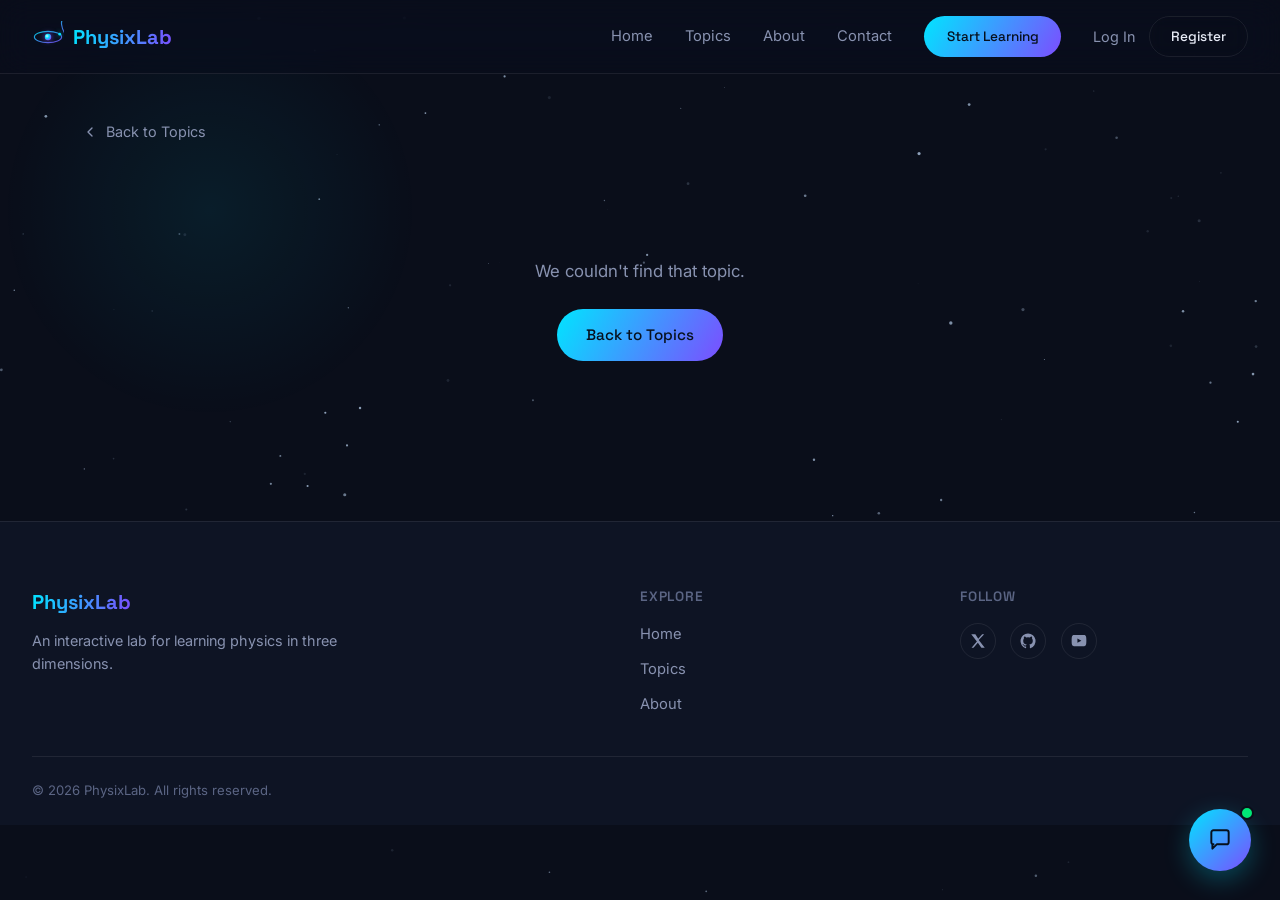
<file: lessons.html>
<!DOCTYPE html>
<html lang="en">
<head>
<meta charset="UTF-8">
<meta name="viewport" content="width=device-width, initial-scale=1.0">
<title>Lessons — PhysixLab</title>
<meta name="description" content="Browse interactive 3D physics lessons by topic on PhysixLab.">
<link rel="preconnect" href="https://fonts.googleapis.com">
<link rel="preconnect" href="https://fonts.gstatic.com" crossorigin>
<link href="https://fonts.googleapis.com/css2?family=Space+Grotesk:wght@400;500;600;700&family=Inter:wght@400;500;600&display=swap" rel="stylesheet">
<link rel="icon" type="image/svg+xml" href="assets/favicon.svg">
<link rel="icon" type="image/png" sizes="32x32" href="assets/favicon-32.png">
<link rel="icon" type="image/png" sizes="16x16" href="assets/favicon-16.png">
<link rel="apple-touch-icon" sizes="180x180" href="assets/apple-touch-icon.png">
<link rel="stylesheet" href="css/main.css?v=2">
<link rel="stylesheet" href="css/auth.css?v=1">
<link rel="stylesheet" href="css/lessons.css?v=2">
<link rel="stylesheet" href="css/chat.css?v=2">
</head>
<body>

<canvas id="starfield" aria-hidden="true"></canvas>
<div id="cursor-glow" aria-hidden="true"></div>

<header class="navbar" id="navbar">
  <div class="navbar-inner">
    <a href="index.html" class="logo" aria-label="PhysixLab home">
      <svg class="logo-atom" viewBox="0 0 40 40" aria-hidden="true">
        <defs>
          <linearGradient id="navOrbitGrad" x1="0%" y1="0%" x2="100%" y2="100%">
            <stop offset="0%" stop-color="#00e5ff"/>
            <stop offset="100%" stop-color="#7c4dff"/>
          </linearGradient>
          <radialGradient id="navNucleusGrad" cx="35%" cy="35%" r="70%">
            <stop offset="0%" stop-color="#e8ecf7"/>
            <stop offset="45%" stop-color="#00e5ff"/>
            <stop offset="100%" stop-color="#7c4dff"/>
          </radialGradient>
        </defs>
        <ellipse cx="20" cy="20" rx="17" ry="7" class="logo-orbit" transform="rotate(0 20 20)"/>
        <ellipse cx="20" cy="20" rx="17" ry="7" class="logo-orbit" transform="rotate(60 20 20)"/>
        <ellipse cx="20" cy="20" rx="17" ry="7" class="logo-orbit" transform="rotate(120 20 20)"/>
        <circle cx="34.7" cy="16.5" r="1.7" class="logo-electron"/>
        <circle cx="20" cy="20" r="4" class="logo-nucleus"/>
      </svg>
      <span class="logo-text">PhysixLab</span>
    </a>

    <nav class="nav-links" id="navLinks" aria-label="Primary">
      <a href="index.html">Home</a>
      <a href="index.html#topics">Topics</a>
      <a href="index.html#about">About</a>
      <a href="index.html#contact">Contact</a>
    </nav>

    <a href="index.html#topics" class="btn btn-glow nav-cta">Start Learning</a>

    <div class="nav-auth" id="navAuth">
      <a href="login.html" class="nav-auth-link" data-auth="loggedOut">Log In</a>
      <a href="register.html" class="btn btn-outline nav-auth-cta" data-auth="loggedOut">Register</a>
      <div class="user-menu" data-auth="loggedIn" hidden>
        <button class="user-chip" id="userChip" aria-haspopup="true">
          <span class="user-avatar">S</span>
          <span class="user-name">User</span>
        </button>
        <div class="user-dropdown" id="userDropdown">
          <a href="lessons.html">My Lessons</a>
          <button type="button" id="logoutBtn">Log Out</button>
        </div>
      </div>
    </div>

    <button class="hamburger" id="hamburger" aria-label="Toggle menu" aria-expanded="false" aria-controls="mobileMenu">
      <span></span><span></span><span></span>
    </button>
  </div>

  <div class="mobile-menu" id="mobileMenu">
    <a href="index.html">Home</a>
    <a href="index.html#topics">Topics</a>
    <a href="index.html#about">About</a>
    <a href="index.html#contact">Contact</a>
    <a href="index.html#topics" class="btn btn-glow">Start Learning</a>
    <a href="login.html" data-auth="loggedOut">Log In</a>
    <a href="register.html" class="btn btn-glow" data-auth="loggedOut">Register</a>
    <div class="user-info" data-auth="loggedIn" hidden>Signed in as <span class="user-name">User</span></div>
    <a href="#" id="logoutBtnMobile" data-auth="loggedIn" hidden>Log Out</a>
  </div>
</header>

<main>
  <a href="index.html#topics" class="back-link reveal" id="backLink">
    <svg viewBox="0 0 24 24" width="16" height="16"><path d="M15 18l-6-6 6-6" fill="none" stroke="currentColor" stroke-width="2" stroke-linecap="round" stroke-linejoin="round"/></svg>
    Back to Topics
  </a>

  <section class="topic-header" id="topicHeader">
    <!-- Populated by js/lessons.js -->
  </section>

  <section class="lessons-section">
    <div class="lessons-grid" id="lessonsGrid" aria-live="polite">
      <!-- Lesson cards injected by js/lessons.js -->
    </div>

    <div class="empty-state" id="emptyState" hidden>
      <p>We couldn't find that topic.</p>
      <a href="index.html#topics" class="btn btn-primary">Back to Topics</a>
    </div>
  </section>
</main>

<footer class="site-footer">
  <div class="footer-inner">
    <div class="footer-brand">
      <span class="logo-text">PhysixLab</span>
      <p>An interactive lab for learning physics in three dimensions.</p>
    </div>

    <div class="footer-links">
      <h4>Explore</h4>
      <a href="index.html">Home</a>
      <a href="index.html#topics">Topics</a>
      <a href="index.html#about">About</a>
    </div>

    <div class="footer-social">
      <h4>Follow</h4>
      <div class="social-icons">
        <a href="#" aria-label="PhysixLab on X">
          <svg viewBox="0 0 24 24" width="18" height="18"><path fill="currentColor" d="M3 3l7.5 9.5L3.4 21H6l5.8-6.6L16.5 21H21l-8-10.2L20.2 3h-2.6l-5.3 6.1L8.5 3H3z"/></svg>
        </a>
        <a href="#" aria-label="PhysixLab on GitHub">
          <svg viewBox="0 0 24 24" width="18" height="18"><path fill="currentColor" d="M12 2a10 10 0 0 0-3.16 19.5c.5.1.68-.22.68-.48v-1.7c-2.78.6-3.37-1.34-3.37-1.34-.46-1.16-1.11-1.47-1.11-1.47-.9-.62.07-.6.07-.6 1 .07 1.53 1.03 1.53 1.03.9 1.52 2.34 1.08 2.91.83.09-.65.35-1.08.63-1.33-2.22-.25-4.56-1.11-4.56-4.93 0-1.09.39-1.98 1.03-2.68-.1-.25-.45-1.27.1-2.65 0 0 .84-.27 2.75 1.02a9.5 9.5 0 0 1 5 0c1.9-1.3 2.75-1.02 2.75-1.02.55 1.38.2 2.4.1 2.65.64.7 1.03 1.59 1.03 2.68 0 3.83-2.34 4.68-4.57 4.92.36.31.68.92.68 1.86v2.76c0 .27.18.58.69.48A10 10 0 0 0 12 2z"/></svg>
        </a>
        <a href="#" aria-label="PhysixLab on YouTube">
          <svg viewBox="0 0 24 24" width="18" height="18"><path fill="currentColor" d="M21.6 7.2s-.2-1.5-.83-2.16c-.8-.85-1.7-.85-2.1-.9C15.9 4 12 4 12 4s-3.9 0-6.67.14c-.4.05-1.3.05-2.1.9C2.6 5.7 2.4 7.2 2.4 7.2S2.2 9 2.2 10.8v1.4c0 1.8.2 3.6.2 3.6s.2 1.5.83 2.16c.8.85 1.85.82 2.32.91C7.2 19 12 19 12 19s3.9 0 6.67-.14c.4-.05 1.3-.05 2.1-.9.63-.66.83-2.16.83-2.16s.2-1.8.2-3.6v-1.4c0-1.8-.2-3.6-.2-3.6zM9.9 14.2V8.8l5.3 2.7-5.3 2.7z"/></svg>
        </a>
      </div>
    </div>
  </div>
  <div class="footer-bottom">
    <p>© 2026 PhysixLab. All rights reserved.</p>
  </div>
</footer>

<div id="chatRoot"></div>

<script src="js/data.js?v=2"></script>
<script src="js/main.js?v=2"></script>
<script src="js/lessons.js?v=2"></script>
<script src="js/auth.js?v=1"></script>
<script src="js/chat.js?v=2"></script>
</body>
</html>
</file>
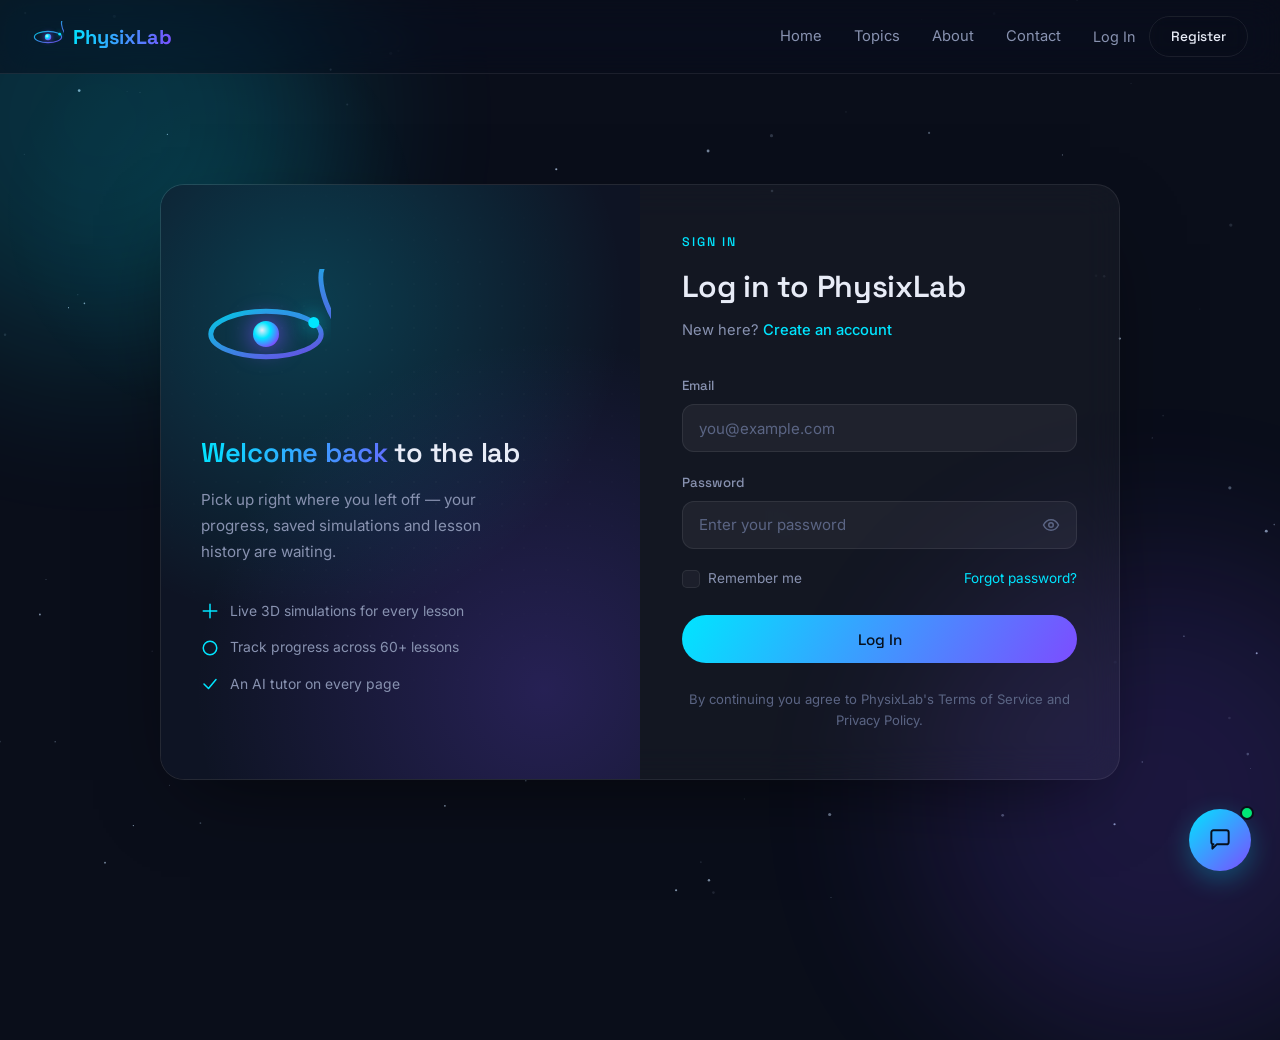
<file: login.html>
<!DOCTYPE html>
<html lang="en">
<head>
<meta charset="UTF-8">
<meta name="viewport" content="width=device-width, initial-scale=1.0">
<title>Log In — PhysixLab</title>
<meta name="description" content="Log in to your PhysixLab account to track lessons and pick up where you left off.">
<link rel="preconnect" href="https://fonts.googleapis.com">
<link rel="preconnect" href="https://fonts.gstatic.com" crossorigin>
<link href="https://fonts.googleapis.com/css2?family=Space+Grotesk:wght@400;500;600;700&family=Inter:wght@400;500;600&display=swap" rel="stylesheet">
<link rel="icon" type="image/svg+xml" href="assets/favicon.svg">
<link rel="icon" type="image/png" sizes="32x32" href="assets/favicon-32.png">
<link rel="icon" type="image/png" sizes="16x16" href="assets/favicon-16.png">
<link rel="apple-touch-icon" sizes="180x180" href="assets/apple-touch-icon.png">
<link rel="stylesheet" href="css/main.css?v=2">
<link rel="stylesheet" href="css/auth.css?v=1">
<link rel="stylesheet" href="css/chat.css?v=2">
</head>
<body>

<canvas id="starfield" aria-hidden="true"></canvas>
<div id="cursor-glow" aria-hidden="true"></div>

<header class="navbar" id="navbar">
  <div class="navbar-inner">
    <a href="index.html" class="logo" aria-label="PhysixLab home">
      <svg class="logo-atom" viewBox="0 0 40 40" aria-hidden="true">
        <defs>
          <linearGradient id="navOrbitGrad" x1="0%" y1="0%" x2="100%" y2="100%">
            <stop offset="0%" stop-color="#00e5ff"/>
            <stop offset="100%" stop-color="#7c4dff"/>
          </linearGradient>
          <radialGradient id="navNucleusGrad" cx="35%" cy="35%" r="70%">
            <stop offset="0%" stop-color="#e8ecf7"/>
            <stop offset="45%" stop-color="#00e5ff"/>
            <stop offset="100%" stop-color="#7c4dff"/>
          </radialGradient>
        </defs>
        <ellipse cx="20" cy="20" rx="17" ry="7" class="logo-orbit" transform="rotate(0 20 20)"/>
        <ellipse cx="20" cy="20" rx="17" ry="7" class="logo-orbit" transform="rotate(60 20 20)"/>
        <ellipse cx="20" cy="20" rx="17" ry="7" class="logo-orbit" transform="rotate(120 20 20)"/>
        <circle cx="34.7" cy="16.5" r="1.7" class="logo-electron"/>
        <circle cx="20" cy="20" r="4" class="logo-nucleus"/>
      </svg>
      <span class="logo-text">PhysixLab</span>
    </a>

    <nav class="nav-links" id="navLinks" aria-label="Primary">
      <a href="index.html">Home</a>
      <a href="index.html#topics">Topics</a>
      <a href="index.html#about">About</a>
      <a href="index.html#contact">Contact</a>
    </nav>

    <div class="nav-auth" id="navAuth">
      <a href="login.html" class="nav-auth-link" data-auth="loggedOut" aria-current="page">Log In</a>
      <a href="register.html" class="btn btn-outline nav-auth-cta" data-auth="loggedOut">Register</a>
      <div class="user-menu" data-auth="loggedIn" hidden>
        <button class="user-chip" id="userChip" aria-haspopup="true">
          <span class="user-avatar">S</span>
          <span class="user-name">User</span>
        </button>
        <div class="user-dropdown" id="userDropdown">
          <a href="lessons.html">My Lessons</a>
          <button type="button" id="logoutBtn">Log Out</button>
        </div>
      </div>
    </div>

    <button class="hamburger" id="hamburger" aria-label="Toggle menu" aria-expanded="false" aria-controls="mobileMenu">
      <span></span><span></span><span></span>
    </button>
  </div>

  <div class="mobile-menu" id="mobileMenu">
    <a href="index.html">Home</a>
    <a href="index.html#topics">Topics</a>
    <a href="index.html#about">About</a>
    <a href="index.html#contact">Contact</a>
    <a href="login.html" data-auth="loggedOut">Log In</a>
    <a href="register.html" class="btn btn-glow" data-auth="loggedOut">Register</a>
    <div class="user-info" data-auth="loggedIn" hidden>Signed in as <span class="user-name">User</span></div>
    <a href="#" id="logoutBtnMobile" data-auth="loggedIn" hidden>Log Out</a>
  </div>
</header>

<main class="auth-main">
  <div class="auth-shell reveal">
    <div class="auth-visual">
      <svg class="auth-orbit" viewBox="0 0 40 40" aria-hidden="true">
        <defs>
          <linearGradient id="authOrbitGrad" x1="0%" y1="0%" x2="100%" y2="100%">
            <stop offset="0%" stop-color="#00e5ff"/>
            <stop offset="100%" stop-color="#7c4dff"/>
          </linearGradient>
          <radialGradient id="authNucleusGrad" cx="35%" cy="35%" r="70%">
            <stop offset="0%" stop-color="#e8ecf7"/>
            <stop offset="45%" stop-color="#00e5ff"/>
            <stop offset="100%" stop-color="#7c4dff"/>
          </radialGradient>
        </defs>
        <ellipse cx="20" cy="20" rx="17" ry="7" class="logo-orbit" style="stroke:url(#authOrbitGrad)" transform="rotate(0 20 20)"/>
        <ellipse cx="20" cy="20" rx="17" ry="7" class="logo-orbit" style="stroke:url(#authOrbitGrad)" transform="rotate(60 20 20)"/>
        <ellipse cx="20" cy="20" rx="17" ry="7" class="logo-orbit" style="stroke:url(#authOrbitGrad)" transform="rotate(120 20 20)"/>
        <circle cx="34.7" cy="16.5" r="1.7" class="logo-electron"/>
        <circle cx="20" cy="20" r="4" class="logo-nucleus" style="fill:url(#authNucleusGrad)"/>
      </svg>
      <h2><span class="gradient-text">Welcome back</span> to the lab</h2>
      <p>Pick up right where you left off — your progress, saved simulations and lesson history are waiting.</p>

      <div class="auth-visual-list">
        <div class="auth-visual-item">
          <svg viewBox="0 0 24 24"><path d="M12 3v18M3 12h18" stroke="currentColor" stroke-width="2" stroke-linecap="round"/></svg>
          Live 3D simulations for every lesson
        </div>
        <div class="auth-visual-item">
          <svg viewBox="0 0 24 24"><circle cx="12" cy="12" r="9" fill="none" stroke="currentColor" stroke-width="2"/></svg>
          Track progress across 60+ lessons
        </div>
        <div class="auth-visual-item">
          <svg viewBox="0 0 24 24"><path d="M4 12l6 6L20 6" fill="none" stroke="currentColor" stroke-width="2" stroke-linecap="round" stroke-linejoin="round"/></svg>
          An AI tutor on every page
        </div>
      </div>
    </div>

    <div class="auth-card">
      <p class="auth-eyebrow">Sign in</p>
      <h1>Log in to PhysixLab</h1>
      <p class="auth-subtext">New here? <a href="register.html">Create an account</a></p>

      <div class="auth-banner" id="loginBanner" role="alert"></div>

      <form class="auth-form" id="loginForm" novalidate>
        <div class="field" id="loginEmailField">
          <label for="loginEmail">Email</label>
          <div class="field-input-wrap">
            <input type="email" id="loginEmail" name="email" placeholder="you@example.com" autocomplete="email" required>
          </div>
          <span class="field-msg"></span>
        </div>

        <div class="field" id="loginPasswordField">
          <div style="display:flex; justify-content:space-between; align-items:center;">
            <label for="loginPassword">Password</label>
          </div>
          <div class="field-input-wrap">
            <input type="password" id="loginPassword" name="password" placeholder="Enter your password" autocomplete="current-password" required>
            <button type="button" class="field-toggle" aria-label="Show password">
              <svg viewBox="0 0 24 24"><path d="M2 12s3.5-7 10-7 10 7 10 7-3.5 7-10 7-10-7-10-7Z" fill="none" stroke="currentColor" stroke-width="2"/><circle cx="12" cy="12" r="3" fill="none" stroke="currentColor" stroke-width="2"/></svg>
            </button>
          </div>
          <span class="field-msg"></span>
        </div>

        <div class="check-row">
          <label class="checkbox">
            <input type="checkbox" name="remember">
            <span class="checkbox-box"></span>
            Remember me
          </label>
          <a href="#" class="forgot-link">Forgot password?</a>
        </div>

        <button type="submit" class="btn btn-primary auth-submit">
          <span class="btn-label">Log In</span>
          <span class="btn-spinner"><span class="spinner-ring"></span></span>
        </button>
      </form>

      <p class="auth-note">By continuing you agree to PhysixLab's Terms of Service and Privacy Policy.</p>
    </div>
  </div>
</main>

<div id="chatRoot"></div>

<script src="js/main.js?v=2"></script>
<script src="js/auth.js?v=1"></script>
<script src="js/chat.js?v=2"></script>
</body>
</html>
</file>
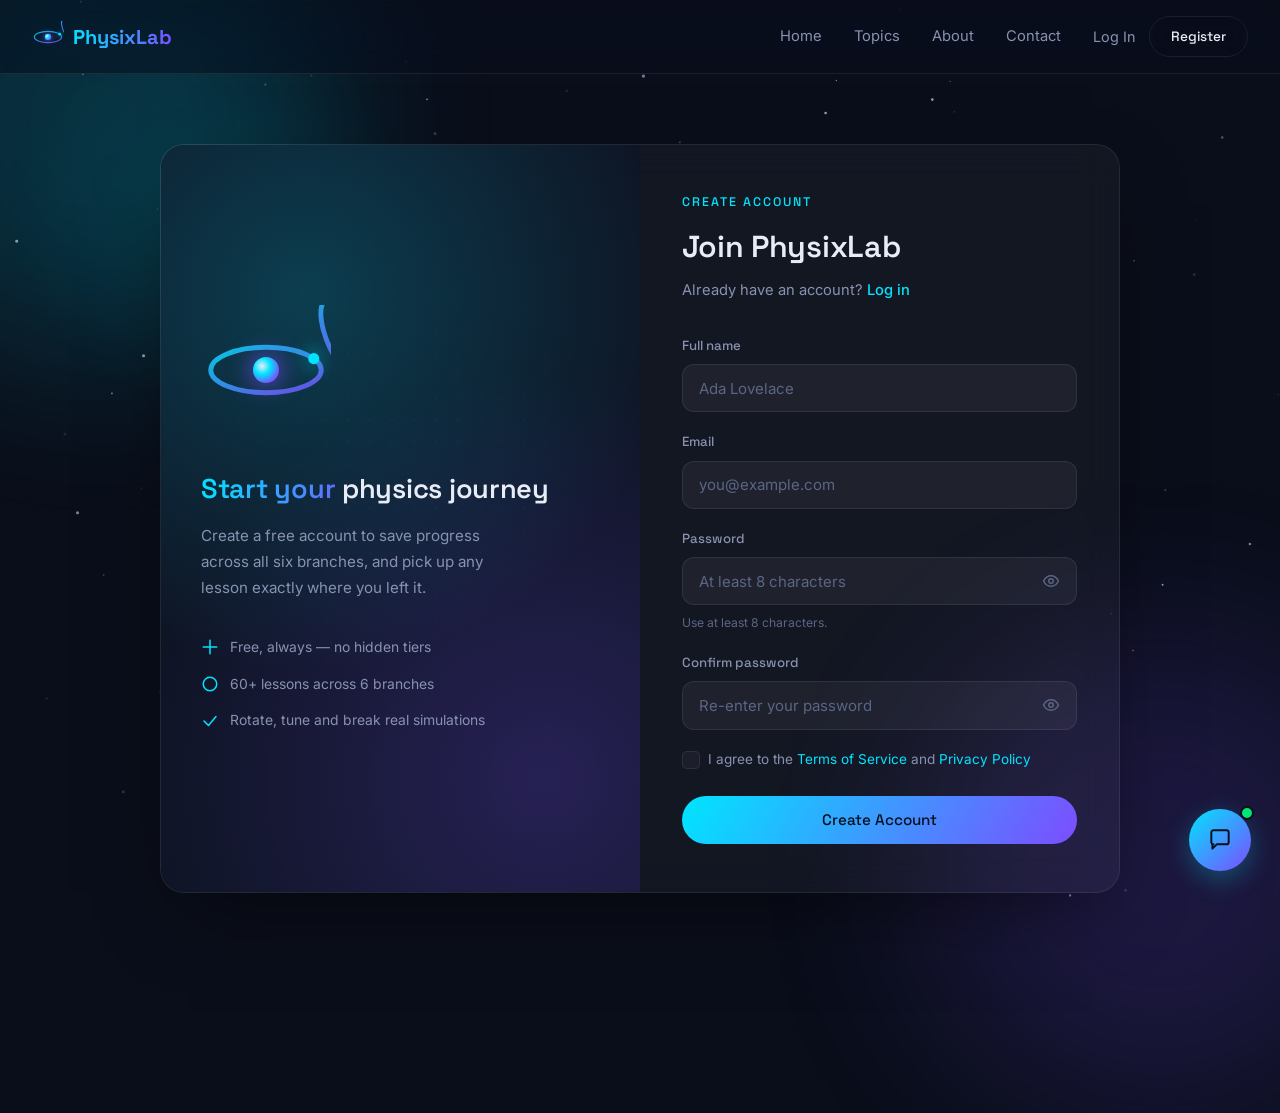
<file: register.html>
<!DOCTYPE html>
<html lang="en">
<head>
<meta charset="UTF-8">
<meta name="viewport" content="width=device-width, initial-scale=1.0">
<title>Register — PhysixLab</title>
<meta name="description" content="Create a free PhysixLab account to track your physics lessons and simulations.">
<link rel="preconnect" href="https://fonts.googleapis.com">
<link rel="preconnect" href="https://fonts.gstatic.com" crossorigin>
<link href="https://fonts.googleapis.com/css2?family=Space+Grotesk:wght@400;500;600;700&family=Inter:wght@400;500;600&display=swap" rel="stylesheet">
<link rel="icon" type="image/svg+xml" href="assets/favicon.svg">
<link rel="icon" type="image/png" sizes="32x32" href="assets/favicon-32.png">
<link rel="icon" type="image/png" sizes="16x16" href="assets/favicon-16.png">
<link rel="apple-touch-icon" sizes="180x180" href="assets/apple-touch-icon.png">
<link rel="stylesheet" href="css/main.css?v=2">
<link rel="stylesheet" href="css/auth.css?v=1">
<link rel="stylesheet" href="css/chat.css?v=2">
</head>
<body>

<canvas id="starfield" aria-hidden="true"></canvas>
<div id="cursor-glow" aria-hidden="true"></div>

<header class="navbar" id="navbar">
  <div class="navbar-inner">
    <a href="index.html" class="logo" aria-label="PhysixLab home">
      <svg class="logo-atom" viewBox="0 0 40 40" aria-hidden="true">
        <defs>
          <linearGradient id="navOrbitGrad" x1="0%" y1="0%" x2="100%" y2="100%">
            <stop offset="0%" stop-color="#00e5ff"/>
            <stop offset="100%" stop-color="#7c4dff"/>
          </linearGradient>
          <radialGradient id="navNucleusGrad" cx="35%" cy="35%" r="70%">
            <stop offset="0%" stop-color="#e8ecf7"/>
            <stop offset="45%" stop-color="#00e5ff"/>
            <stop offset="100%" stop-color="#7c4dff"/>
          </radialGradient>
        </defs>
        <ellipse cx="20" cy="20" rx="17" ry="7" class="logo-orbit" transform="rotate(0 20 20)"/>
        <ellipse cx="20" cy="20" rx="17" ry="7" class="logo-orbit" transform="rotate(60 20 20)"/>
        <ellipse cx="20" cy="20" rx="17" ry="7" class="logo-orbit" transform="rotate(120 20 20)"/>
        <circle cx="34.7" cy="16.5" r="1.7" class="logo-electron"/>
        <circle cx="20" cy="20" r="4" class="logo-nucleus"/>
      </svg>
      <span class="logo-text">PhysixLab</span>
    </a>

    <nav class="nav-links" id="navLinks" aria-label="Primary">
      <a href="index.html">Home</a>
      <a href="index.html#topics">Topics</a>
      <a href="index.html#about">About</a>
      <a href="index.html#contact">Contact</a>
    </nav>

    <div class="nav-auth" id="navAuth">
      <a href="login.html" class="nav-auth-link" data-auth="loggedOut">Log In</a>
      <a href="register.html" class="btn btn-outline nav-auth-cta" data-auth="loggedOut" aria-current="page">Register</a>
      <div class="user-menu" data-auth="loggedIn" hidden>
        <button class="user-chip" id="userChip" aria-haspopup="true">
          <span class="user-avatar">S</span>
          <span class="user-name">User</span>
        </button>
        <div class="user-dropdown" id="userDropdown">
          <a href="lessons.html">My Lessons</a>
          <button type="button" id="logoutBtn">Log Out</button>
        </div>
      </div>
    </div>

    <button class="hamburger" id="hamburger" aria-label="Toggle menu" aria-expanded="false" aria-controls="mobileMenu">
      <span></span><span></span><span></span>
    </button>
  </div>

  <div class="mobile-menu" id="mobileMenu">
    <a href="index.html">Home</a>
    <a href="index.html#topics">Topics</a>
    <a href="index.html#about">About</a>
    <a href="index.html#contact">Contact</a>
    <a href="login.html" data-auth="loggedOut">Log In</a>
    <a href="register.html" class="btn btn-glow" data-auth="loggedOut">Register</a>
    <div class="user-info" data-auth="loggedIn" hidden>Signed in as <span class="user-name">User</span></div>
    <a href="#" id="logoutBtnMobile" data-auth="loggedIn" hidden>Log Out</a>
  </div>
</header>

<main class="auth-main">
  <div class="auth-shell reveal">
    <div class="auth-visual">
      <svg class="auth-orbit" viewBox="0 0 40 40" aria-hidden="true">
        <defs>
          <linearGradient id="authOrbitGrad" x1="0%" y1="0%" x2="100%" y2="100%">
            <stop offset="0%" stop-color="#00e5ff"/>
            <stop offset="100%" stop-color="#7c4dff"/>
          </linearGradient>
          <radialGradient id="authNucleusGrad" cx="35%" cy="35%" r="70%">
            <stop offset="0%" stop-color="#e8ecf7"/>
            <stop offset="45%" stop-color="#00e5ff"/>
            <stop offset="100%" stop-color="#7c4dff"/>
          </radialGradient>
        </defs>
        <ellipse cx="20" cy="20" rx="17" ry="7" class="logo-orbit" style="stroke:url(#authOrbitGrad)" transform="rotate(0 20 20)"/>
        <ellipse cx="20" cy="20" rx="17" ry="7" class="logo-orbit" style="stroke:url(#authOrbitGrad)" transform="rotate(60 20 20)"/>
        <ellipse cx="20" cy="20" rx="17" ry="7" class="logo-orbit" style="stroke:url(#authOrbitGrad)" transform="rotate(120 20 20)"/>
        <circle cx="34.7" cy="16.5" r="1.7" class="logo-electron"/>
        <circle cx="20" cy="20" r="4" class="logo-nucleus" style="fill:url(#authNucleusGrad)"/>
      </svg>
      <h2><span class="gradient-text">Start your</span> physics journey</h2>
      <p>Create a free account to save progress across all six branches, and pick up any lesson exactly where you left it.</p>

      <div class="auth-visual-list">
        <div class="auth-visual-item">
          <svg viewBox="0 0 24 24"><path d="M12 3v18M3 12h18" stroke="currentColor" stroke-width="2" stroke-linecap="round"/></svg>
          Free, always — no hidden tiers
        </div>
        <div class="auth-visual-item">
          <svg viewBox="0 0 24 24"><circle cx="12" cy="12" r="9" fill="none" stroke="currentColor" stroke-width="2"/></svg>
          60+ lessons across 6 branches
        </div>
        <div class="auth-visual-item">
          <svg viewBox="0 0 24 24"><path d="M4 12l6 6L20 6" fill="none" stroke="currentColor" stroke-width="2" stroke-linecap="round" stroke-linejoin="round"/></svg>
          Rotate, tune and break real simulations
        </div>
      </div>
    </div>

    <div class="auth-card">
      <p class="auth-eyebrow">Create account</p>
      <h1>Join PhysixLab</h1>
      <p class="auth-subtext">Already have an account? <a href="login.html">Log in</a></p>

      <div class="auth-banner" id="registerBanner" role="alert"></div>

      <form class="auth-form" id="registerForm" novalidate>
        <div class="field" id="registerNameField">
          <label for="registerName">Full name</label>
          <div class="field-input-wrap">
            <input type="text" id="registerName" name="name" placeholder="Ada Lovelace" autocomplete="name" required>
          </div>
          <span class="field-msg"></span>
        </div>

        <div class="field" id="registerEmailField">
          <label for="registerEmail">Email</label>
          <div class="field-input-wrap">
            <input type="email" id="registerEmail" name="email" placeholder="you@example.com" autocomplete="email" required>
          </div>
          <span class="field-msg"></span>
        </div>

        <div class="field" id="registerPasswordField">
          <label for="registerPassword">Password</label>
          <div class="field-input-wrap">
            <input type="password" id="registerPassword" name="password" placeholder="At least 8 characters" autocomplete="new-password" required>
            <button type="button" class="field-toggle" aria-label="Show password">
              <svg viewBox="0 0 24 24"><path d="M2 12s3.5-7 10-7 10 7 10 7-3.5 7-10 7-10-7-10-7Z" fill="none" stroke="currentColor" stroke-width="2"/><circle cx="12" cy="12" r="3" fill="none" stroke="currentColor" stroke-width="2"/></svg>
            </button>
          </div>
          <span class="field-hint">Use at least 8 characters.</span>
          <span class="field-msg"></span>
        </div>

        <div class="field" id="registerConfirmField">
          <label for="registerConfirm">Confirm password</label>
          <div class="field-input-wrap">
            <input type="password" id="registerConfirm" name="confirm" placeholder="Re-enter your password" autocomplete="new-password" required>
            <button type="button" class="field-toggle" aria-label="Show password">
              <svg viewBox="0 0 24 24"><path d="M2 12s3.5-7 10-7 10 7 10 7-3.5 7-10 7-10-7-10-7Z" fill="none" stroke="currentColor" stroke-width="2"/><circle cx="12" cy="12" r="3" fill="none" stroke="currentColor" stroke-width="2"/></svg>
            </button>
          </div>
          <span class="field-msg"></span>
        </div>

        <div class="check-row terms" id="registerTermsField">
          <label class="checkbox">
            <input type="checkbox" name="terms">
            <span class="checkbox-box"></span>
            <span>I agree to the <a href="#">Terms of Service</a> and <a href="#">Privacy Policy</a></span>
          </label>
        </div>

        <button type="submit" class="btn btn-primary auth-submit">
          <span class="btn-label">Create Account</span>
          <span class="btn-spinner"><span class="spinner-ring"></span></span>
        </button>
      </form>
    </div>
  </div>
</main>

<div id="chatRoot"></div>

<script src="js/main.js?v=2"></script>
<script src="js/auth.js?v=1"></script>
<script src="js/chat.js?v=2"></script>
</body>
</html>
</file>
<file: css/main.css>
/* ============================================================
   PhysixLab — Deep Space Lab theme
   ============================================================ */

:root {
  --bg: #0a0e1a;
  --bg-elevated: #0e1424;
  --cyan: #00e5ff;
  --violet: #7c4dff;
  --text: #e8ecf7;
  --text-dim: #8892b0;
  --text-dimmer: #5b6584;
  --border: rgba(255, 255, 255, 0.08);
  --glass: rgba(255, 255, 255, 0.04);
  --glass-strong: rgba(255, 255, 255, 0.07);
  --radius: 18px;
  --font-display: 'Space Grotesk', sans-serif;
  --font-body: 'Inter', sans-serif;
  --ease: cubic-bezier(0.22, 1, 0.36, 1);
}

* { margin: 0; padding: 0; box-sizing: border-box; }

html {
  scroll-behavior: smooth;
  color-scheme: dark;
}

body {
  background: var(--bg);
  color: var(--text);
  font-family: var(--font-body);
  overflow-x: hidden;
  line-height: 1.6;
}

::selection { background: var(--violet); color: #fff; }

::-webkit-scrollbar { width: 10px; }
::-webkit-scrollbar-track { background: var(--bg); }
::-webkit-scrollbar-thumb {
  background: linear-gradient(var(--cyan), var(--violet));
  border-radius: 10px;
  border: 2px solid var(--bg);
}

a { color: inherit; text-decoration: none; }

:focus-visible {
  outline: 2px solid var(--cyan);
  outline-offset: 3px;
  border-radius: 4px;
}

img, svg { display: block; max-width: 100%; }

#starfield {
  position: fixed;
  inset: 0;
  z-index: 0;
  pointer-events: none;
}

#cursor-glow {
  position: fixed;
  width: 420px;
  height: 420px;
  border-radius: 50%;
  pointer-events: none;
  z-index: 1;
  background: radial-gradient(circle, rgba(0, 229, 255, 0.07), transparent 70%);
  transform: translate(-50%, -50%);
  transition: opacity 0.3s ease;
  will-change: transform;
}

main, header, footer { position: relative; z-index: 2; }

.gradient-text {
  background: linear-gradient(100deg, var(--cyan), var(--violet) 65%, var(--cyan));
  background-size: 200% auto;
  -webkit-background-clip: text;
  background-clip: text;
  color: transparent;
  animation: gradient-shift 6s ease infinite;
}

@keyframes gradient-shift {
  0%, 100% { background-position: 0% 50%; }
  50% { background-position: 100% 50%; }
}

.eyebrow {
  font-family: var(--font-display);
  font-size: 0.8rem;
  letter-spacing: 0.18em;
  text-transform: uppercase;
  color: var(--cyan);
  margin-bottom: 0.9rem;
  font-weight: 500;
}

h1, h2, h3, h4 {
  font-family: var(--font-display);
  font-weight: 600;
  letter-spacing: -0.01em;
}

/* ---------------- Buttons ---------------- */

.btn {
  display: inline-flex;
  align-items: center;
  justify-content: center;
  padding: 0.85rem 1.8rem;
  border-radius: 999px;
  font-family: var(--font-display);
  font-weight: 500;
  font-size: 0.95rem;
  transition: transform 0.35s var(--ease), box-shadow 0.35s var(--ease), background 0.35s var(--ease);
  white-space: nowrap;
  cursor: pointer;
  border: none;
}

.btn-primary {
  background: linear-gradient(120deg, var(--cyan), var(--violet));
  color: #06101d;
}

.btn-primary:hover {
  transform: translateY(-3px);
  box-shadow: 0 10px 30px rgba(0, 229, 255, 0.25);
}

.btn-outline {
  background: transparent;
  border: 1px solid var(--border);
  color: var(--text);
  backdrop-filter: blur(8px);
}

.btn-outline:hover {
  border-color: var(--cyan);
  color: var(--cyan);
  transform: translateY(-3px);
}

.btn-glow {
  background: linear-gradient(120deg, var(--cyan), var(--violet));
  color: #06101d;
  padding: 0.6rem 1.4rem;
  font-size: 0.85rem;
  box-shadow: 0 0 0 rgba(0, 229, 255, 0);
  animation: pulse-glow 2.8s ease infinite;
}

@keyframes pulse-glow {
  0%, 100% { box-shadow: 0 0 12px rgba(0, 229, 255, 0.25); }
  50% { box-shadow: 0 0 22px rgba(124, 77, 255, 0.4); }
}

.btn-glow:hover { transform: translateY(-2px); }

/* ---------------- Navbar ---------------- */

.navbar {
  position: fixed;
  top: 0;
  left: 0;
  right: 0;
  z-index: 100;
  background: rgba(10, 14, 26, 0.55);
  backdrop-filter: blur(16px) saturate(140%);
  border-bottom: 1px solid var(--border);
  transition: background 0.3s ease;
}

.navbar-inner {
  max-width: 1280px;
  margin: 0 auto;
  padding: 1rem 2rem;
  display: flex;
  align-items: center;
  gap: 2rem;
}

.logo {
  display: flex;
  align-items: center;
  gap: 0.55rem;
  margin-right: auto;
}

.logo-atom {
  width: 32px;
  height: 32px;
  animation: logo-spin 7s linear infinite;
}
.logo-orbit {
  fill: none;
  stroke: url(#navOrbitGrad);
  stroke-width: 1.5;
  opacity: 0.85;
  transform-origin: center;
}
.logo-nucleus {
  fill: url(#navNucleusGrad);
  filter: drop-shadow(0 0 4px var(--violet));
  animation: nucleus-pulse 2.2s ease-in-out infinite;
  transform-origin: center;
}
.logo-electron {
  fill: var(--cyan);
  filter: drop-shadow(0 0 3px var(--cyan));
  animation: electron-pulse 2.2s ease-in-out infinite;
  animation-delay: -1.1s;
  transform-origin: center;
}

@keyframes logo-spin {
  to { transform: rotate(360deg); }
}

@keyframes nucleus-pulse {
  0%, 100% { transform: scale(1); }
  50% { transform: scale(1.25); }
}

@keyframes electron-pulse {
  0%, 100% { transform: scale(1); opacity: 0.85; }
  50% { transform: scale(1.5); opacity: 1; }
}

.logo-text {
  font-family: var(--font-display);
  font-weight: 700;
  font-size: 1.25rem;
  background: linear-gradient(100deg, var(--cyan), var(--violet));
  -webkit-background-clip: text;
  background-clip: text;
  color: transparent;
}

.nav-links {
  display: flex;
  gap: 2rem;
  font-size: 0.92rem;
  color: var(--text-dim);
}

.nav-links a {
  position: relative;
  transition: color 0.25s ease;
}

.nav-links a::after {
  content: '';
  position: absolute;
  left: 0;
  bottom: -6px;
  width: 0;
  height: 1px;
  background: var(--cyan);
  transition: width 0.3s var(--ease);
}

.nav-links a:hover {
  color: var(--text);
}
.nav-links a:hover::after { width: 100%; }

.hamburger {
  display: none;
  flex-direction: column;
  gap: 5px;
  background: none;
  border: none;
  cursor: pointer;
  padding: 6px;
}

.hamburger span {
  width: 22px;
  height: 2px;
  background: var(--text);
  border-radius: 2px;
  transition: transform 0.3s var(--ease), opacity 0.3s var(--ease);
}

.hamburger.active span:nth-child(1) { transform: translateY(7px) rotate(45deg); }
.hamburger.active span:nth-child(2) { opacity: 0; }
.hamburger.active span:nth-child(3) { transform: translateY(-7px) rotate(-45deg); }

.mobile-menu {
  display: flex;
  flex-direction: column;
  gap: 0;
  max-height: 0;
  overflow: hidden;
  transition: max-height 0.4s var(--ease);
  background: rgba(10, 14, 26, 0.9);
  backdrop-filter: blur(16px);
}

.mobile-menu.open { max-height: 320px; }

.mobile-menu a {
  padding: 1rem 2rem;
  border-top: 1px solid var(--border);
  color: var(--text-dim);
}

.mobile-menu .btn { margin: 1rem 2rem; }

/* ---------------- Hero ---------------- */

.hero {
  min-height: 100vh;
  display: grid;
  grid-template-columns: 1.1fr 1fr;
  align-items: center;
  max-width: 1280px;
  margin: 0 auto;
  padding: 8rem 2rem 4rem;
  gap: 2rem;
  position: relative;
}

.hero-content { position: relative; z-index: 2; }

.hero-title {
  font-size: clamp(2.6rem, 5.5vw, 4.4rem);
  line-height: 1.05;
  margin-bottom: 1.4rem;
  color: var(--text);
}

.hero-subtitle {
  color: var(--text-dim);
  font-size: 1.08rem;
  max-width: 480px;
  margin-bottom: 2.2rem;
}

.hero-ctas {
  display: flex;
  gap: 1rem;
  flex-wrap: wrap;
}

.hero-scene {
  position: relative;
  aspect-ratio: 1 / 1;
  max-height: 520px;
}

.hero-scene canvas {
  width: 100%;
  height: 100%;
  display: block;
}

.scroll-cue {
  position: absolute;
  bottom: 2.2rem;
  left: 50%;
  transform: translateX(-50%);
  display: flex;
  flex-direction: column;
  align-items: center;
  gap: 0.5rem;
  color: var(--text-dimmer);
  font-size: 0.75rem;
  letter-spacing: 0.1em;
  text-transform: uppercase;
}

.scroll-cue span {
  width: 1px;
  height: 34px;
  background: linear-gradient(var(--cyan), transparent);
  animation: scroll-bounce 1.8s ease infinite;
}

@keyframes scroll-bounce {
  0%, 100% { transform: translateY(0); opacity: 1; }
  50% { transform: translateY(8px); opacity: 0.4; }
}

/* ---------------- Reveal animation ---------------- */

.reveal {
  opacity: 0;
  transform: translateY(28px);
  transition: opacity 0.8s var(--ease), transform 0.8s var(--ease);
}

.reveal.in-view {
  opacity: 1;
  transform: translateY(0);
}

/* ---------------- Section shared ---------------- */

.topics, .why {
  max-width: 1280px;
  margin: 0 auto;
  padding: 7rem 2rem;
  position: relative;
  overflow: hidden;
}

.topics::before, .why::before {
  content: '';
  position: absolute;
  top: -120px;
  left: -160px;
  width: 480px;
  height: 480px;
  border-radius: 50%;
  background: radial-gradient(circle, rgba(0, 229, 255, 0.13), transparent 70%);
  filter: blur(10px);
  animation: orb-drift-a 16s ease-in-out infinite;
  pointer-events: none;
  z-index: 0;
}

.topics::after, .why::after {
  content: '';
  position: absolute;
  bottom: -140px;
  right: -160px;
  width: 520px;
  height: 520px;
  border-radius: 50%;
  background: radial-gradient(circle, rgba(124, 77, 255, 0.14), transparent 70%);
  filter: blur(10px);
  animation: orb-drift-b 20s ease-in-out infinite;
  pointer-events: none;
  z-index: 0;
}

@keyframes orb-drift-a {
  0%, 100% { transform: translate(0, 0) scale(1); }
  50% { transform: translate(60px, 40px) scale(1.15); }
}

@keyframes orb-drift-b {
  0%, 100% { transform: translate(0, 0) scale(1); }
  50% { transform: translate(-50px, -30px) scale(1.1); }
}

.topics .section-head, .topics .topics-grid,
.why .section-head, .why .why-grid, .why .stats-bar {
  position: relative;
  z-index: 1;
}

.section-head {
  text-align: center;
  max-width: 620px;
  margin: 0 auto 3.5rem;
}

.section-head h2 {
  font-size: clamp(1.9rem, 3.5vw, 2.6rem);
  margin-bottom: 0.9rem;
  position: relative;
  display: inline-block;
}

.section-head h2::after {
  content: '';
  position: absolute;
  left: 50%;
  bottom: -12px;
  width: 64px;
  height: 3px;
  transform: translateX(-50%);
  border-radius: 3px;
  background: linear-gradient(90deg, var(--cyan), var(--violet), var(--cyan));
  background-size: 200% auto;
  animation: underline-shift 3.5s linear infinite;
}

@keyframes underline-shift {
  to { background-position: -200% center; }
}

.section-sub {
  color: var(--text-dim);
  font-size: 1.02rem;
}

/* ---------------- Topic cards ---------------- */

.topics-grid {
  display: grid;
  grid-template-columns: repeat(auto-fit, minmax(280px, 1fr));
  gap: 1.5rem;
}

.topic-card {
  --accent: #00e5ff;
  position: relative;
  padding: 2.2rem 1.8rem;
  border-radius: var(--radius);
  background: var(--glass);
  border: 1px solid var(--border);
  backdrop-filter: blur(14px);
  overflow: hidden;
  transition: transform 0.45s var(--ease), border-color 0.4s ease, box-shadow 0.4s ease;
  animation: card-breathe 5s ease-in-out infinite;
}

.topic-card:nth-child(2) { animation-delay: -0.8s; }
.topic-card:nth-child(3) { animation-delay: -1.6s; }
.topic-card:nth-child(4) { animation-delay: -2.4s; }
.topic-card:nth-child(5) { animation-delay: -3.2s; }
.topic-card:nth-child(6) { animation-delay: -4s; }

@keyframes card-breathe {
  0%, 100% { box-shadow: 0 0 0 rgba(0, 229, 255, 0); }
  50% { box-shadow: 0 0 24px -8px color-mix(in srgb, var(--accent) 55%, transparent); }
}

.topic-card::before {
  content: '';
  position: absolute;
  inset: 0;
  background: radial-gradient(circle at 30% 0%, color-mix(in srgb, var(--accent) 18%, transparent), transparent 60%);
  opacity: 0;
  transition: opacity 0.4s ease;
}

.topic-card:hover {
  transform: translateY(-8px) rotateX(2deg);
  border-color: color-mix(in srgb, var(--accent) 55%, var(--border));
  box-shadow: 0 20px 45px -20px color-mix(in srgb, var(--accent) 45%, transparent);
}

.topic-card:hover::before { opacity: 1; }

.topic-icon {
  width: 52px;
  height: 52px;
  color: var(--accent);
  margin-bottom: 1.3rem;
  position: relative;
  z-index: 1;
  transition: transform 0.5s var(--ease);
  animation: icon-float 4.5s ease-in-out infinite;
}

.topic-card:nth-child(2) .topic-icon { animation-delay: -0.6s; }
.topic-card:nth-child(3) .topic-icon { animation-delay: -1.2s; }
.topic-card:nth-child(4) .topic-icon { animation-delay: -1.8s; }
.topic-card:nth-child(5) .topic-icon { animation-delay: -2.4s; }
.topic-card:nth-child(6) .topic-icon { animation-delay: -3s; }

@keyframes icon-float {
  0%, 100% { transform: translateY(0); }
  50% { transform: translateY(-7px); }
}

.topic-card:hover .topic-icon { animation-play-state: paused; transform: scale(1.12) rotate(-4deg); }

.topic-card::after {
  content: '';
  position: absolute;
  inset: -1px;
  border-radius: inherit;
  padding: 1px;
  background: conic-gradient(from var(--spin-angle, 0deg), transparent 0%, color-mix(in srgb, var(--accent) 70%, transparent) 8%, transparent 16%);
  -webkit-mask: linear-gradient(#fff 0 0) content-box, linear-gradient(#fff 0 0);
  -webkit-mask-composite: xor;
  mask-composite: exclude;
  opacity: 0;
  transition: opacity 0.4s ease;
  animation: border-spin 4s linear infinite;
  pointer-events: none;
}

.topic-card:hover::after { opacity: 1; }

@keyframes border-spin {
  to { --spin-angle: 360deg; }
}

@property --spin-angle {
  syntax: '<angle>';
  inherits: false;
  initial-value: 0deg;
}

.topic-card h3 {
  font-size: 1.25rem;
  margin-bottom: 0.5rem;
  position: relative;
  z-index: 1;
}

.topic-card p {
  color: var(--text-dim);
  font-size: 0.95rem;
  margin-bottom: 1.4rem;
  position: relative;
  z-index: 1;
}

.topic-count {
  display: inline-block;
  font-size: 0.78rem;
  letter-spacing: 0.05em;
  color: var(--accent);
  border: 1px solid color-mix(in srgb, var(--accent) 40%, transparent);
  border-radius: 999px;
  padding: 0.3rem 0.8rem;
  position: relative;
  z-index: 1;
  animation: badge-glow 3.5s ease-in-out infinite;
}

@keyframes badge-glow {
  0%, 100% { box-shadow: 0 0 0 rgba(0,0,0,0); }
  50% { box-shadow: 0 0 10px -2px color-mix(in srgb, var(--accent) 60%, transparent); }
}

/* ---------------- Why section ---------------- */

.why-grid {
  display: grid;
  grid-template-columns: repeat(auto-fit, minmax(240px, 1fr));
  gap: 1.4rem;
  margin-bottom: 4rem;
}

.why-card {
  padding: 2rem 1.6rem;
  border-radius: var(--radius);
  background: var(--glass);
  border: 1px solid var(--border);
  backdrop-filter: blur(14px);
  transition: transform 0.4s var(--ease), border-color 0.4s ease;
}

.why-card:hover {
  transform: translateY(-6px);
  border-color: rgba(0, 229, 255, 0.4);
}

.why-icon {
  color: var(--violet);
  font-size: 1.4rem;
  margin-bottom: 1rem;
  display: inline-block;
  animation: icon-pulse 2.6s ease-in-out infinite;
}

.why-card:nth-child(2) .why-icon { animation-delay: -0.65s; }
.why-card:nth-child(3) .why-icon { animation-delay: -1.3s; }
.why-card:nth-child(4) .why-icon { animation-delay: -1.95s; }

@keyframes icon-pulse {
  0%, 100% { transform: scale(1); opacity: 0.85; text-shadow: 0 0 0 transparent; }
  50% { transform: scale(1.2); opacity: 1; text-shadow: 0 0 14px var(--violet); }
}

.why-card h3 {
  font-size: 1.08rem;
  margin-bottom: 0.5rem;
}

.why-card p {
  color: var(--text-dim);
  font-size: 0.92rem;
}

.stats-bar {
  display: flex;
  justify-content: space-around;
  flex-wrap: wrap;
  gap: 2rem;
  padding: 2.6rem 2rem;
  border-radius: var(--radius);
  background: linear-gradient(120deg, rgba(0, 229, 255, 0.09), rgba(124, 77, 255, 0.09), rgba(0, 229, 255, 0.09));
  background-size: 200% 200%;
  animation: stats-shift 8s ease infinite;
  border: 1px solid var(--border);
}

@keyframes stats-shift {
  0%, 100% { background-position: 0% 50%; }
  50% { background-position: 100% 50%; }
}

.stat {
  text-align: center;
}

.stat-num {
  display: block;
  font-family: var(--font-display);
  font-size: clamp(2rem, 4vw, 2.8rem);
  font-weight: 700;
  background: linear-gradient(100deg, var(--cyan), var(--violet));
  -webkit-background-clip: text;
  background-clip: text;
  color: transparent;
}

.stat-label {
  color: var(--text-dim);
  font-size: 0.9rem;
  letter-spacing: 0.03em;
}

/* ---------------- Footer ---------------- */

.site-footer {
  border-top: 1px solid var(--border);
  padding: 4rem 2rem 1.5rem;
  background: var(--bg-elevated);
}

.footer-inner {
  max-width: 1280px;
  margin: 0 auto;
  display: grid;
  grid-template-columns: 2fr 1fr 1fr;
  gap: 2rem;
  padding-bottom: 2.5rem;
}

.footer-brand p {
  color: var(--text-dim);
  font-size: 0.9rem;
  margin-top: 0.7rem;
  max-width: 320px;
}

.footer-links, .footer-social { display: flex; flex-direction: column; gap: 0.7rem; }

.footer-links h4, .footer-social h4 {
  font-size: 0.85rem;
  letter-spacing: 0.06em;
  text-transform: uppercase;
  color: var(--text-dimmer);
  margin-bottom: 0.3rem;
}

.footer-links a, .footer-social a {
  color: var(--text-dim);
  font-size: 0.92rem;
  transition: color 0.25s ease;
}

.footer-links a:hover { color: var(--cyan); }

.social-icons { display: flex; gap: 0.9rem; }

.social-icons a {
  width: 36px;
  height: 36px;
  border-radius: 50%;
  border: 1px solid var(--border);
  display: flex;
  align-items: center;
  justify-content: center;
  color: var(--text-dim);
  transition: border-color 0.25s ease, color 0.25s ease, transform 0.3s ease;
  animation: social-bob 3s ease-in-out infinite;
}

.social-icons a:nth-child(2) { animation-delay: -1s; }
.social-icons a:nth-child(3) { animation-delay: -2s; }

@keyframes social-bob {
  0%, 100% { transform: translateY(0); }
  50% { transform: translateY(-4px); }
}

.social-icons a:hover {
  color: var(--cyan);
  border-color: var(--cyan);
  transform: translateY(-3px);
}

.footer-bottom {
  max-width: 1280px;
  margin: 0 auto;
  border-top: 1px solid var(--border);
  padding-top: 1.4rem;
  color: var(--text-dimmer);
  font-size: 0.82rem;
}

/* ---------------- Responsive ---------------- */

@media (max-width: 900px) {
  .hero {
    grid-template-columns: 1fr;
    padding-top: 7rem;
    text-align: left;
  }
  .hero-scene { max-height: 360px; order: -1; margin: 0 auto 1rem; width: 80%; }
  .footer-inner { grid-template-columns: 1fr 1fr; }
}

@media (max-width: 720px) {
  .nav-links, .nav-cta { display: none; }
  .hamburger { display: flex; }
  .footer-inner { grid-template-columns: 1fr; }
}

@media (prefers-reduced-motion: reduce) {
  * { animation-duration: 0.001ms !important; transition-duration: 0.001ms !important; }
}
</file>
<file: css/auth.css>
/* ==================================================
   PhysixLab — Auth Pages (Login / Register)
   Matches Deep Space Lab theme tokens from main.css
   ================================================== */

.auth-main {
  min-height: 100vh;
  display: flex;
  align-items: center;
  justify-content: center;
  padding: 9rem 2rem 5rem;
  position: relative;
}

/* ambient drifting orbs behind the card, consistent with hero/why sections */
.auth-main::before,
.auth-main::after {
  content: '';
  position: absolute;
  width: 480px;
  height: 480px;
  border-radius: 50%;
  filter: blur(90px);
  opacity: 0.16;
  pointer-events: none;
  z-index: 0;
}
.auth-main::before {
  background: var(--cyan);
  top: -120px;
  left: -140px;
  animation: orb-drift-a 14s ease-in-out infinite;
}
.auth-main::after {
  background: var(--violet);
  bottom: -140px;
  right: -120px;
  animation: orb-drift-b 16s ease-in-out infinite;
}

.auth-shell {
  position: relative;
  z-index: 1;
  width: 100%;
  max-width: 960px;
  display: grid;
  grid-template-columns: 1fr 1fr;
  border-radius: calc(var(--radius) + 6px);
  overflow: hidden;
  border: 1px solid var(--border);
  background: var(--glass);
  backdrop-filter: blur(18px);
  box-shadow: 0 30px 80px -30px rgba(0, 0, 0, 0.6);
}

/* ---------------- Visual side panel ---------------- */

.auth-visual {
  position: relative;
  padding: 3rem 2.5rem;
  display: flex;
  flex-direction: column;
  justify-content: center;
  background:
    radial-gradient(circle at 30% 20%, color-mix(in srgb, var(--cyan) 20%, transparent), transparent 55%),
    radial-gradient(circle at 80% 85%, color-mix(in srgb, var(--violet) 22%, transparent), transparent 55%),
    var(--bg-elevated);
  overflow: hidden;
}

.auth-visual::before {
  content: '';
  position: absolute;
  inset: 0;
  background-image: radial-gradient(rgba(255, 255, 255, 0.06) 1px, transparent 1px);
  background-size: 22px 22px;
  opacity: 0.5;
  mask-image: radial-gradient(circle at 50% 40%, black, transparent 75%);
}

.auth-orbit {
  width: 130px;
  height: 130px;
  margin-bottom: 2rem;
  animation: auth-orbit-spin 10s linear infinite;
  position: relative;
  z-index: 1;
}

@keyframes auth-orbit-spin {
  to { transform: rotate(360deg); }
}

.auth-visual h2 {
  font-size: 1.7rem;
  position: relative;
  z-index: 1;
  margin-bottom: 0.8rem;
}

.auth-visual p {
  color: var(--text-dim);
  font-size: 0.95rem;
  line-height: 1.7;
  position: relative;
  z-index: 1;
  max-width: 320px;
}

.auth-visual-list {
  margin-top: 2.2rem;
  display: flex;
  flex-direction: column;
  gap: 0.9rem;
  position: relative;
  z-index: 1;
}

.auth-visual-item {
  display: flex;
  align-items: center;
  gap: 0.7rem;
  font-size: 0.87rem;
  color: var(--text-dim);
}

.auth-visual-item svg {
  width: 18px;
  height: 18px;
  color: var(--cyan);
  flex-shrink: 0;
  animation: icon-pulse 2.6s ease-in-out infinite;
}
.auth-visual-item:nth-child(2) svg { animation-delay: 0.3s; }
.auth-visual-item:nth-child(3) svg { animation-delay: 0.6s; }

/* ---------------- Form side ---------------- */

.auth-card {
  padding: 3rem 2.6rem;
  display: flex;
  flex-direction: column;
  justify-content: center;
  position: relative;
}

.auth-eyebrow {
  font-family: var(--font-display);
  font-size: 0.78rem;
  letter-spacing: 0.16em;
  text-transform: uppercase;
  color: var(--cyan);
  font-weight: 500;
  margin-bottom: 0.6rem;
}

.auth-card h1 {
  font-size: 1.9rem;
  margin-bottom: 0.5rem;
}

.auth-subtext {
  color: var(--text-dim);
  font-size: 0.92rem;
  margin-bottom: 2rem;
}

.auth-subtext a {
  color: var(--cyan);
  font-weight: 500;
  position: relative;
}
.auth-subtext a:hover { color: var(--violet); }

.auth-form {
  display: flex;
  flex-direction: column;
  gap: 1.2rem;
}

.field {
  display: flex;
  flex-direction: column;
  gap: 0.5rem;
  position: relative;
}

.field label {
  font-size: 0.83rem;
  font-weight: 500;
  color: var(--text-dim);
  font-family: var(--font-display);
}

.field-input-wrap {
  position: relative;
  display: flex;
  align-items: center;
}

.field input {
  width: 100%;
  background: rgba(255, 255, 255, 0.05);
  border: 1px solid var(--border);
  border-radius: 12px;
  padding: 0.85rem 1rem;
  color: var(--text);
  font-family: var(--font-body);
  font-size: 0.94rem;
  transition: border-color 0.25s ease, box-shadow 0.25s ease, background 0.25s ease;
}

.field input::placeholder { color: var(--text-dimmer); }

.field input:focus {
  outline: none;
  border-color: var(--cyan);
  background: rgba(0, 229, 255, 0.045);
  box-shadow: 0 0 0 3px rgba(0, 229, 255, 0.12);
}

.field input.field-error {
  border-color: #ff6b6b;
}

.field input.field-error:focus {
  box-shadow: 0 0 0 3px rgba(255, 107, 107, 0.14);
}

.field-toggle {
  position: absolute;
  right: 0.9rem;
  background: none;
  border: none;
  color: var(--text-dimmer);
  cursor: pointer;
  display: flex;
  align-items: center;
  padding: 0.2rem;
  transition: color 0.2s ease;
}
.field-toggle:hover { color: var(--cyan); }
.field-toggle svg { width: 18px; height: 18px; }

.field-hint {
  font-size: 0.76rem;
  color: var(--text-dimmer);
}

.field-msg {
  font-size: 0.76rem;
  color: #ff6b6b;
  min-height: 1em;
  display: none;
}
.field-msg.show { display: block; animation: field-msg-in 0.2s ease; }

@keyframes field-msg-in {
  from { opacity: 0; transform: translateY(-3px); }
  to { opacity: 1; transform: translateY(0); }
}

/* remember me / terms checkbox */

.check-row {
  display: flex;
  align-items: center;
  justify-content: space-between;
  font-size: 0.85rem;
  color: var(--text-dim);
}

.check-row.terms {
  justify-content: flex-start;
  gap: 0.6rem;
}

.check-row a { color: var(--cyan); }

.checkbox {
  position: relative;
  display: inline-flex;
  align-items: center;
  gap: 0.55rem;
  cursor: pointer;
  user-select: none;
}

.checkbox input {
  position: absolute;
  opacity: 0;
  width: 0;
  height: 0;
}

.checkbox-box {
  width: 18px;
  height: 18px;
  border-radius: 5px;
  border: 1px solid var(--border);
  background: rgba(255, 255, 255, 0.04);
  flex-shrink: 0;
  position: relative;
  transition: border-color 0.2s ease, background 0.2s ease;
}

.checkbox-box::after {
  content: '';
  position: absolute;
  inset: 0;
  margin: auto;
  width: 5px;
  height: 9px;
  border: solid #06101d;
  border-width: 0 2px 2px 0;
  transform: rotate(45deg) scale(0);
  transition: transform 0.15s ease;
  top: -2px;
  left: 1px;
}

.checkbox input:checked + .checkbox-box {
  background: linear-gradient(120deg, var(--cyan), var(--violet));
  border-color: transparent;
}
.checkbox input:checked + .checkbox-box::after { transform: rotate(45deg) scale(1); }

.forgot-link {
  color: var(--text-dim);
  font-size: 0.85rem;
  transition: color 0.2s ease;
}
.forgot-link:hover { color: var(--cyan); }

/* submit button */

.auth-submit {
  width: 100%;
  margin-top: 0.4rem;
  padding: 0.9rem 1.8rem;
  position: relative;
}

.auth-submit .btn-label { transition: opacity 0.2s ease; }

.auth-submit .btn-spinner {
  display: none;
  position: absolute;
  inset: 0;
  align-items: center;
  justify-content: center;
}

.auth-submit.loading .btn-label { opacity: 0; }
.auth-submit.loading .btn-spinner { display: flex; }

.spinner-ring {
  width: 18px;
  height: 18px;
  border: 2px solid rgba(6, 16, 29, 0.35);
  border-top-color: #06101d;
  border-radius: 50%;
  animation: spinner-spin 0.7s linear infinite;
}

@keyframes spinner-spin {
  to { transform: rotate(360deg); }
}

/* top-level form error / success banner */

.auth-banner {
  display: none;
  align-items: center;
  gap: 0.6rem;
  padding: 0.75rem 1rem;
  border-radius: 10px;
  font-size: 0.85rem;
  margin-bottom: 0.4rem;
}

.auth-banner.show { display: flex; animation: banner-shake 0.4s ease; }

.auth-banner.error {
  background: rgba(255, 107, 107, 0.1);
  border: 1px solid rgba(255, 107, 107, 0.3);
  color: #ff9b9b;
}

.auth-banner.success {
  background: rgba(0, 229, 255, 0.08);
  border: 1px solid rgba(0, 229, 255, 0.3);
  color: var(--cyan);
}

@keyframes banner-shake {
  0%, 100% { transform: translateX(0); }
  20% { transform: translateX(-6px); }
  40% { transform: translateX(6px); }
  60% { transform: translateX(-4px); }
  80% { transform: translateX(4px); }
}

.auth-divider {
  display: flex;
  align-items: center;
  gap: 0.8rem;
  color: var(--text-dimmer);
  font-size: 0.78rem;
  margin: 0.4rem 0;
}
.auth-divider::before,
.auth-divider::after {
  content: '';
  flex: 1;
  height: 1px;
  background: var(--border);
}

.auth-note {
  margin-top: 1.6rem;
  text-align: center;
  font-size: 0.82rem;
  color: var(--text-dimmer);
}

/* ---------------- Nav auth widget (used on all pages) ---------------- */

.nav-auth {
  display: flex;
  align-items: center;
  gap: 0.9rem;
}

.nav-auth-link {
  font-size: 0.9rem;
  color: var(--text-dim);
  transition: color 0.2s ease;
}
.nav-auth-link:hover { color: var(--text); }

.nav-auth-cta {
  padding: 0.55rem 1.3rem;
  font-size: 0.85rem;
}

.user-menu {
  position: relative;
}

.user-chip {
  display: flex;
  align-items: center;
  gap: 0.55rem;
  background: var(--glass);
  border: 1px solid var(--border);
  border-radius: 999px;
  padding: 0.35rem 0.9rem 0.35rem 0.35rem;
  cursor: pointer;
  color: var(--text);
  font-family: var(--font-body);
  font-size: 0.85rem;
  transition: border-color 0.2s ease;
}
.user-chip:hover { border-color: var(--cyan); }

.user-avatar {
  width: 28px;
  height: 28px;
  border-radius: 50%;
  background: linear-gradient(120deg, var(--cyan), var(--violet));
  color: #06101d;
  display: flex;
  align-items: center;
  justify-content: center;
  font-family: var(--font-display);
  font-weight: 700;
  font-size: 0.8rem;
  flex-shrink: 0;
}

.user-dropdown {
  position: absolute;
  top: calc(100% + 10px);
  right: 0;
  min-width: 170px;
  background: var(--bg-elevated);
  border: 1px solid var(--border);
  border-radius: 12px;
  padding: 0.4rem;
  box-shadow: 0 20px 45px -20px rgba(0, 0, 0, 0.7);
  opacity: 0;
  transform: translateY(-6px);
  pointer-events: none;
  transition: opacity 0.2s ease, transform 0.2s ease;
  z-index: 200;
}

.user-dropdown.open {
  opacity: 1;
  transform: translateY(0);
  pointer-events: auto;
}

.user-dropdown a,
.user-dropdown button {
  display: block;
  width: 100%;
  text-align: left;
  padding: 0.6rem 0.7rem;
  border-radius: 8px;
  font-size: 0.85rem;
  color: var(--text-dim);
  background: none;
  border: none;
  font-family: var(--font-body);
  cursor: pointer;
  transition: background 0.15s ease, color 0.15s ease;
}
.user-dropdown a:hover,
.user-dropdown button:hover {
  background: var(--glass-strong);
  color: var(--text);
}

.mobile-menu .user-info {
  padding: 1rem 2rem 0.4rem;
  color: var(--text-dim);
  font-size: 0.85rem;
  border-top: 1px solid var(--border);
}

/* ---------------- Responsive ---------------- */

@media (max-width: 860px) {
  .auth-shell { grid-template-columns: 1fr; max-width: 460px; }
  .auth-visual { display: none; }
  .auth-card { padding: 2.4rem 1.8rem; }
}

@media (max-width: 480px) {
  .auth-main { padding: 7.5rem 1rem 3rem; }
  .nav-auth-link { display: none; }
}
</file>
<file: css/lessons.css>
/* ============================================================
   PhysixLab — lessons.css
   Lessons listing page, consistent with the Deep Space Lab theme
   defined in main.css. Redeclares the token system so this page
   can stand alone if main.css changes independently.
   ============================================================ */

:root {
  --bg: #0a0e1a;
  --cyan: #00e5ff;
  --violet: #7c4dff;
  --text: #e8ecf7;
  --text-dim: #8892b0;
  --text-dimmer: #5b6584;
  --border: rgba(255, 255, 255, 0.08);
  --glass: rgba(255, 255, 255, 0.04);
  --radius: 18px;
  --font-display: 'Space Grotesk', sans-serif;
  --ease: cubic-bezier(0.22, 1, 0.36, 1);
}

main {
  max-width: 1180px;
  margin: 0 auto;
  padding: 7.5rem 2rem 5rem;
  position: relative;
  z-index: 2;
}

/* ---------------- Back link ---------------- */

.back-link {
  display: inline-flex;
  align-items: center;
  gap: 0.5rem;
  color: var(--text-dim);
  font-size: 0.9rem;
  margin-bottom: 2.2rem;
  transition: color 0.25s ease, transform 0.25s ease;
}

.back-link svg { transition: transform 0.25s ease; }

.back-link:hover {
  color: var(--cyan);
}

.back-link:hover svg { transform: translateX(-3px); }

/* ---------------- Topic header ---------------- */

.topic-header {
  --accent: #00e5ff;
  position: relative;
  padding: 3rem 2.4rem;
  border-radius: 22px;
  background: var(--glass);
  border: 1px solid var(--border);
  backdrop-filter: blur(16px);
  margin-bottom: 3.5rem;
  overflow: hidden;
  animation: header-fade-in 0.7s var(--ease) both;
}

@keyframes header-fade-in {
  from { opacity: 0; transform: translateY(18px); }
  to { opacity: 1; transform: translateY(0); }
}

.topic-header::before {
  content: '';
  position: absolute;
  inset: 0;
  background: radial-gradient(circle at 15% 20%, color-mix(in srgb, var(--accent) 22%, transparent), transparent 60%);
  animation: header-glow-drift 10s ease-in-out infinite;
}

@keyframes header-glow-drift {
  0%, 100% { opacity: 0.7; transform: translate(0, 0); }
  50% { opacity: 1; transform: translate(20px, 10px); }
}

.topic-header-inner {
  position: relative;
  z-index: 1;
  display: flex;
  align-items: center;
  gap: 1.8rem;
  flex-wrap: wrap;
}

.topic-header-icon {
  width: 76px;
  height: 76px;
  flex-shrink: 0;
  color: var(--accent);
  animation: icon-float 4.5s ease-in-out infinite;
}

.topic-header-icon svg { width: 100%; height: 100%; }

.topic-header-text h1 {
  font-family: var(--font-display);
  font-size: clamp(1.7rem, 3.2vw, 2.3rem);
  color: var(--text);
  margin-bottom: 0.4rem;
  position: relative;
  display: inline-block;
}

.topic-header-text h1::after {
  content: '';
  position: absolute;
  left: 0;
  bottom: -8px;
  width: 52px;
  height: 3px;
  border-radius: 3px;
  background: linear-gradient(90deg, var(--accent), transparent);
  animation: underline-shift 3.5s linear infinite;
  background-size: 200% auto;
}

@keyframes underline-shift {
  to { background-position: -200% center; }
}

.topic-header-eyebrow {
  font-family: var(--font-display);
  font-size: 0.78rem;
  letter-spacing: 0.16em;
  text-transform: uppercase;
  color: var(--accent);
  margin-bottom: 0.6rem;
  display: block;
}

.topic-header-text p {
  color: var(--text-dim);
  font-size: 0.98rem;
  max-width: 560px;
  margin-top: 0.6rem;
}

.topic-header-count {
  margin-left: auto;
  text-align: center;
  padding: 0.9rem 1.4rem;
  border-radius: 14px;
  border: 1px solid color-mix(in srgb, var(--accent) 40%, transparent);
  background: color-mix(in srgb, var(--accent) 8%, transparent);
}

.topic-header-count .num {
  display: block;
  font-family: var(--font-display);
  font-size: 1.6rem;
  font-weight: 700;
  color: var(--accent);
}

.topic-header-count .label {
  font-size: 0.72rem;
  color: var(--text-dim);
  text-transform: uppercase;
  letter-spacing: 0.06em;
}

@keyframes icon-float {
  0%, 100% { transform: translateY(0); }
  50% { transform: translateY(-7px); }
}

/* ---------------- Lessons grid ---------------- */

.lessons-grid {
  display: grid;
  grid-template-columns: repeat(auto-fill, minmax(300px, 1fr));
  gap: 1.4rem;
}

.lesson-card {
  --accent: #00e5ff;
  position: relative;
  padding: 1.8rem 1.6rem;
  border-radius: var(--radius);
  background: var(--glass);
  border: 1px solid var(--border);
  backdrop-filter: blur(14px);
  overflow: hidden;
  transition: transform 0.4s var(--ease), border-color 0.4s ease, box-shadow 0.4s ease;
  opacity: 0;
  transform: translateY(26px) scale(0.97);
}

.lesson-card.in-view {
  opacity: 1;
  transform: translateY(0) scale(1);
  transition: opacity 0.6s var(--ease), transform 0.6s var(--ease), border-color 0.4s ease, box-shadow 0.4s ease;
}

.lesson-card:hover {
  transform: translateY(-6px);
  border-color: color-mix(in srgb, var(--accent) 55%, var(--border));
  box-shadow: 0 18px 40px -18px color-mix(in srgb, var(--accent) 45%, transparent);
}

.lesson-card-top {
  display: flex;
  align-items: flex-start;
  justify-content: space-between;
  margin-bottom: 1rem;
}

.lesson-number {
  font-family: var(--font-display);
  font-size: 1.6rem;
  font-weight: 700;
  color: color-mix(in srgb, var(--accent) 70%, var(--text-dimmer));
  opacity: 0.5;
  line-height: 1;
}

.badge-3d {
  font-family: var(--font-display);
  font-size: 0.68rem;
  font-weight: 700;
  letter-spacing: 0.04em;
  padding: 0.28rem 0.55rem;
  border-radius: 6px;
  background: linear-gradient(120deg, var(--cyan), var(--violet));
  color: #06101d;
  animation: badge-shimmer 2.6s ease-in-out infinite;
}

@keyframes badge-shimmer {
  0%, 100% { filter: brightness(1); }
  50% { filter: brightness(1.25); }
}

.lesson-card h3 {
  font-family: var(--font-display);
  font-size: 1.12rem;
  margin-bottom: 0.5rem;
  color: var(--text);
}

.lesson-card p {
  color: var(--text-dim);
  font-size: 0.9rem;
  margin-bottom: 1.3rem;
}

.lesson-meta {
  display: flex;
  align-items: center;
  gap: 0.6rem;
  flex-wrap: wrap;
}

.difficulty-badge {
  font-size: 0.72rem;
  letter-spacing: 0.03em;
  padding: 0.3rem 0.7rem;
  border-radius: 999px;
  border: 1px solid;
}

.difficulty-badge.beginner {
  color: #00e676;
  border-color: rgba(0, 230, 118, 0.4);
  background: rgba(0, 230, 118, 0.08);
}

.difficulty-badge.intermediate {
  color: #ffd54f;
  border-color: rgba(255, 213, 79, 0.4);
  background: rgba(255, 213, 79, 0.08);
}

.difficulty-badge.advanced {
  color: #ff7043;
  border-color: rgba(255, 112, 67, 0.4);
  background: rgba(255, 112, 67, 0.08);
}

.duration-tag {
  font-size: 0.8rem;
  color: var(--text-dimmer);
  display: inline-flex;
  align-items: center;
  gap: 0.3rem;
}

.duration-tag svg { width: 13px; height: 13px; }

/* ---------------- Empty state ---------------- */

.empty-state {
  text-align: center;
  padding: 5rem 1rem;
  color: var(--text-dim);
}

.empty-state p { margin-bottom: 1.5rem; font-size: 1.05rem; }

/* ---------------- Responsive ---------------- */

@media (max-width: 720px) {
  main { padding-top: 6.5rem; }
  .topic-header { padding: 2.2rem 1.6rem; }
  .topic-header-count { margin-left: 0; width: 100%; }
  .topic-header-inner { flex-direction: column; align-items: flex-start; }
}

@media (prefers-reduced-motion: reduce) {
  .topic-header::before, .topic-header-icon, .badge-shimmer, .topic-header-text h1::after {
    animation: none !important;
  }
}
</file>
<file: css/chat.css>
/* ============================================================
   PhysixLab — chat.css
   Floating AI Tutor chat widget, shared across all pages.
   ============================================================ */

.chat-toggle {
  position: fixed;
  bottom: 1.8rem;
  right: 1.8rem;
  z-index: 200;
  width: 62px;
  height: 62px;
  border-radius: 50%;
  border: none;
  cursor: pointer;
  background: linear-gradient(135deg, var(--cyan), var(--violet));
  display: flex;
  align-items: center;
  justify-content: center;
  color: #06101d;
  box-shadow: 0 8px 26px rgba(0, 229, 255, 0.28);
  animation: chat-pulse 3s ease infinite;
  transition: transform 0.35s var(--ease);
}

.chat-toggle:hover { transform: scale(1.08) translateY(-2px); }

.chat-toggle svg {
  width: 26px;
  height: 26px;
  transition: transform 0.3s var(--ease), opacity 0.3s var(--ease);
}

.chat-toggle .icon-close {
  position: absolute;
  opacity: 0;
  transform: rotate(-90deg) scale(0.5);
}

.chat-toggle.open .icon-chat { opacity: 0; transform: rotate(90deg) scale(0.5); position: absolute; }
.chat-toggle.open .icon-close { opacity: 1; transform: rotate(0) scale(1); }

@keyframes chat-pulse {
  0%, 100% { box-shadow: 0 8px 26px rgba(0, 229, 255, 0.28); }
  50% { box-shadow: 0 8px 34px rgba(124, 77, 255, 0.45); }
}

.chat-badge {
  position: absolute;
  top: -3px;
  right: -3px;
  width: 14px;
  height: 14px;
  border-radius: 50%;
  background: #00e676;
  border: 2px solid var(--bg);
  animation: badge-blink 2s ease infinite;
}

@keyframes badge-blink {
  0%, 100% { opacity: 1; }
  50% { opacity: 0.4; }
}

/* ---------------- Chat panel ---------------- */

.chat-panel {
  position: fixed;
  bottom: 6rem;
  right: 1.8rem;
  z-index: 199;
  width: min(360px, calc(100vw - 2.4rem));
  height: min(520px, calc(100vh - 8rem));
  border-radius: 20px;
  background: rgba(14, 20, 36, 0.75);
  backdrop-filter: blur(22px) saturate(140%);
  border: 1px solid var(--border);
  box-shadow: 0 25px 60px -15px rgba(0, 0, 0, 0.55);
  display: flex;
  flex-direction: column;
  overflow: hidden;
  transform: translateY(16px) scale(0.96);
  opacity: 0;
  pointer-events: none;
  transition: transform 0.4s var(--ease), opacity 0.3s ease;
}

.chat-panel.open {
  transform: translateY(0) scale(1);
  opacity: 1;
  pointer-events: auto;
}

.chat-header {
  display: flex;
  align-items: center;
  gap: 0.7rem;
  padding: 1rem 1.2rem;
  border-bottom: 1px solid var(--border);
  background: linear-gradient(120deg, rgba(0, 229, 255, 0.08), rgba(124, 77, 255, 0.08));
}

.chat-header-icon {
  width: 34px;
  height: 34px;
  border-radius: 50%;
  background: linear-gradient(135deg, var(--cyan), var(--violet));
  display: flex;
  align-items: center;
  justify-content: center;
  color: #06101d;
  flex-shrink: 0;
}

.chat-header-icon svg { width: 18px; height: 18px; }

.chat-header-text { display: flex; flex-direction: column; line-height: 1.25; }

.chat-header-text .title {
  font-family: var(--font-display);
  font-weight: 600;
  font-size: 0.95rem;
}

.chat-header-text .status {
  font-size: 0.76rem;
  color: #00e676;
  display: flex;
  align-items: center;
  gap: 0.35rem;
}

.chat-header-text .status::before {
  content: '';
  width: 6px;
  height: 6px;
  border-radius: 50%;
  background: #00e676;
  box-shadow: 0 0 6px #00e676;
}

.chat-messages {
  flex: 1;
  overflow-y: auto;
  padding: 1.1rem;
  display: flex;
  flex-direction: column;
  gap: 0.8rem;
}

.chat-msg {
  max-width: 82%;
  padding: 0.65rem 0.9rem;
  border-radius: 14px;
  font-size: 0.87rem;
  line-height: 1.5;
  animation: msg-in 0.35s var(--ease);
}

@keyframes msg-in {
  from { opacity: 0; transform: translateY(8px); }
  to { opacity: 1; transform: translateY(0); }
}

.chat-msg.bot {
  align-self: flex-start;
  background: var(--glass-strong);
  border: 1px solid var(--border);
  border-bottom-left-radius: 4px;
}

.chat-msg.user {
  align-self: flex-end;
  background: linear-gradient(120deg, var(--cyan), var(--violet));
  color: #06101d;
  border-bottom-right-radius: 4px;
  font-weight: 500;
}

.chat-typing {
  align-self: flex-start;
  display: flex;
  gap: 4px;
  padding: 0.7rem 0.9rem;
  background: var(--glass-strong);
  border: 1px solid var(--border);
  border-radius: 14px;
  border-bottom-left-radius: 4px;
}

.chat-typing span {
  width: 6px;
  height: 6px;
  border-radius: 50%;
  background: var(--cyan);
  animation: typing-bounce 1.2s ease infinite;
}

.chat-typing span:nth-child(2) { animation-delay: 0.15s; }
.chat-typing span:nth-child(3) { animation-delay: 0.3s; }

@keyframes typing-bounce {
  0%, 60%, 100% { transform: translateY(0); opacity: 0.5; }
  30% { transform: translateY(-5px); opacity: 1; }
}

.chat-input-row {
  display: flex;
  gap: 0.6rem;
  padding: 0.9rem;
  border-top: 1px solid var(--border);
}

.chat-input-row input {
  flex: 1;
  background: rgba(255, 255, 255, 0.05);
  border: 1px solid var(--border);
  border-radius: 999px;
  padding: 0.65rem 1rem;
  color: var(--text);
  font-family: var(--font-body);
  font-size: 0.87rem;
  transition: border-color 0.25s ease;
}

.chat-input-row input:focus {
  border-color: var(--cyan);
  outline: none;
}

.chat-input-row input::placeholder { color: var(--text-dimmer); }

.chat-send {
  width: 40px;
  height: 40px;
  border-radius: 50%;
  border: none;
  flex-shrink: 0;
  background: linear-gradient(135deg, var(--cyan), var(--violet));
  color: #06101d;
  display: flex;
  align-items: center;
  justify-content: center;
  cursor: pointer;
  transition: transform 0.25s var(--ease);
}

.chat-send:hover { transform: scale(1.08); }
.chat-send svg { width: 17px; height: 17px; }

.chat-messages::-webkit-scrollbar { width: 6px; }
.chat-messages::-webkit-scrollbar-thumb {
  background: rgba(0, 229, 255, 0.35);
  border-radius: 10px;
}

@media (max-width: 480px) {
  .chat-panel { right: 1.2rem; bottom: 5.5rem; }
  .chat-toggle { right: 1.2rem; bottom: 1.2rem; }
}

@media (prefers-reduced-motion: reduce) {
  .chat-toggle, .chat-badge, .chat-msg, .chat-typing span { animation: none !important; }
}
</file>
